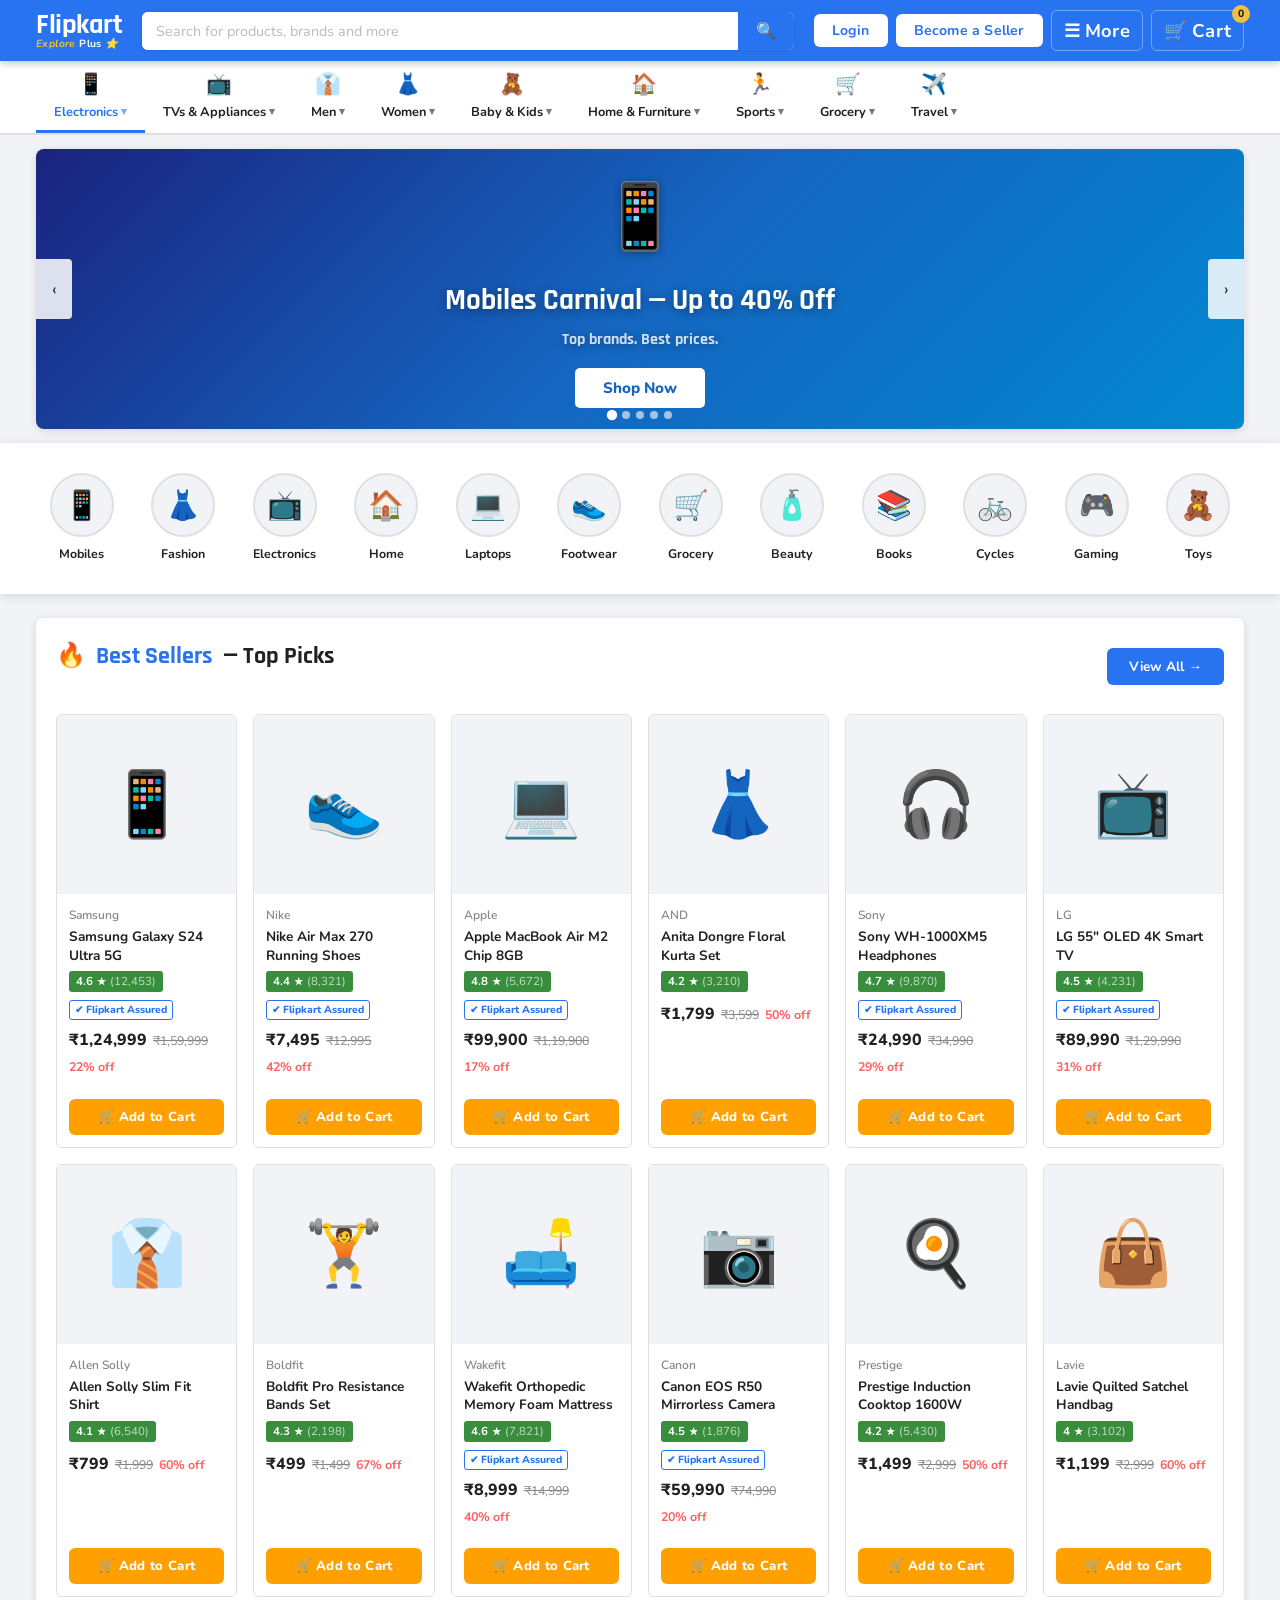
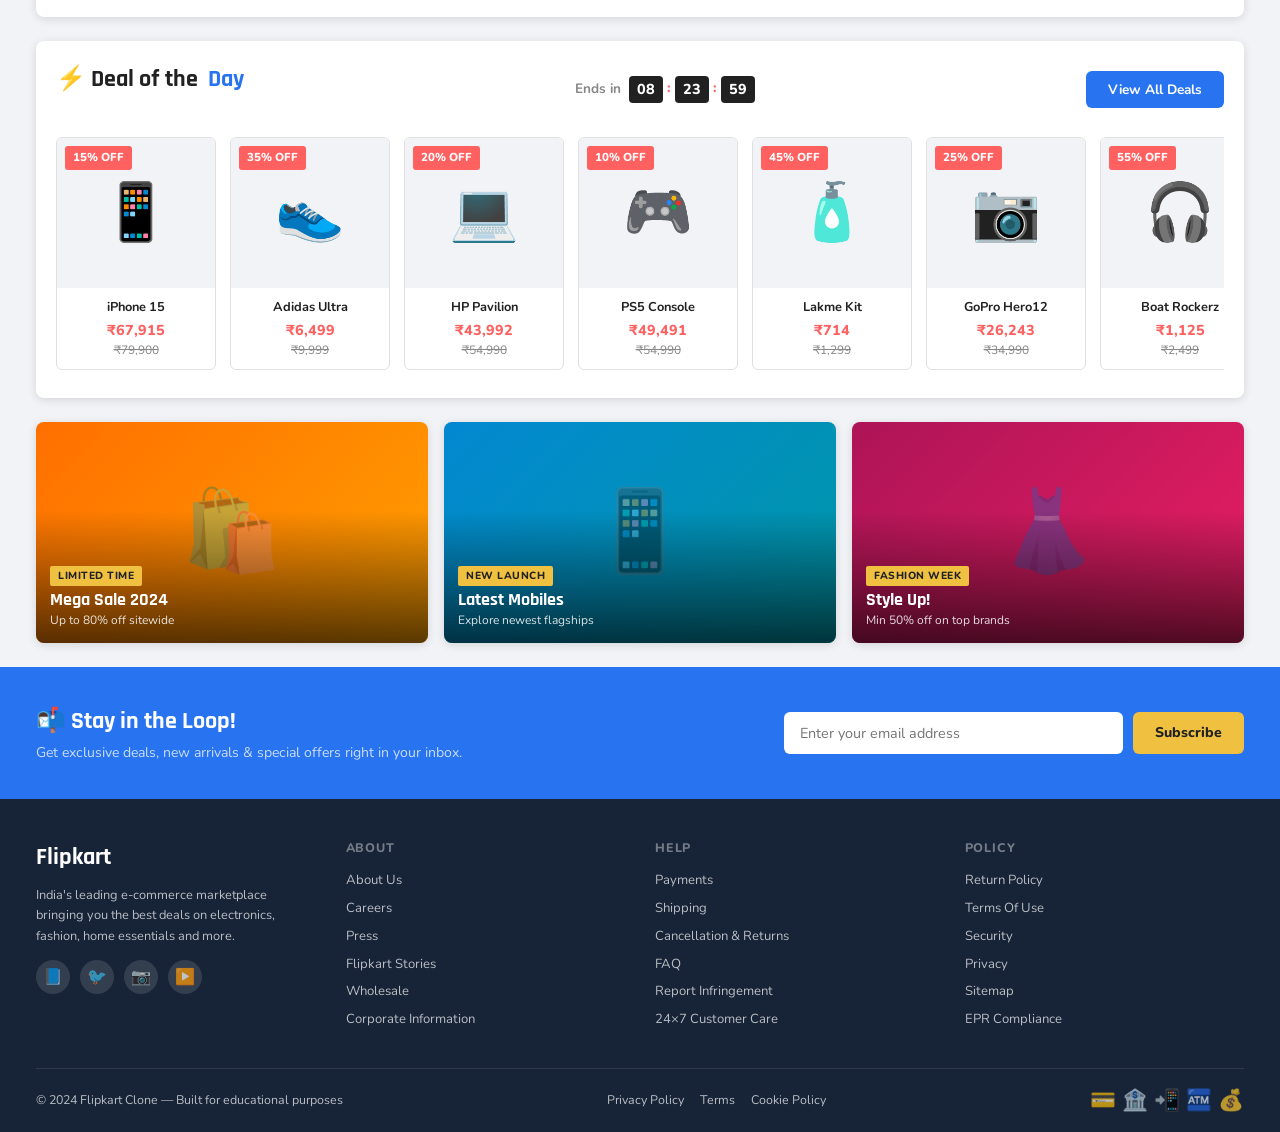
<file: index.html>
<!DOCTYPE html>
<html lang="en">
<head>
  <meta charset="UTF-8" />
  <meta name="viewport" content="width=device-width, initial-scale=1.0"/>
  <title>Flipkart — India's Fashion & Electronics Store</title>

  <!-- CSS -->
  <link rel="stylesheet" href="css/common.css" />
  <link rel="stylesheet" href="css/header.css" />
  <link rel="stylesheet" href="css/navbar.css" />
  <link rel="stylesheet" href="css/banner.css" />
  <link rel="stylesheet" href="css/categories.css" />
  <link rel="stylesheet" href="css/products.css" />
  <link rel="stylesheet" href="css/deals.css" />
  <link rel="stylesheet" href="css/ads.css" />
  <link rel="stylesheet" href="css/footer.css" />

  <!-- Google Fonts -->
  <link rel="preconnect" href="https://fonts.googleapis.com"/>
  <link href="https://fonts.googleapis.com/css2?family=Nunito:wght@400;600;700;800&family=Rajdhani:wght@600;700&display=swap" rel="stylesheet"/>
</head>
<body>

  <!-- Dynamic Components -->
  <div id="header-placeholder"></div>
  <div id="navbar-placeholder"></div>
  <div id="banner-placeholder"></div>
  <div id="categories-placeholder"></div>
  <div id="products-placeholder"></div>
  <div id="deals-placeholder"></div>
  <div id="ads-placeholder"></div>
  <div id="newsletter-placeholder"></div>
  <div id="footer-placeholder"></div>

  <!-- Toast notification -->
  <div id="toast" class="toast" aria-live="polite"></div>

  <script src="js/loadComponents.js"></script>
</body>
</html>
</file>
<file: css/common.css>
/* ===== common.css ===== */
*, *::before, *::after { box-sizing: border-box; margin: 0; padding: 0; }

:root {
  --fk-blue:      #2874f0;
  --fk-blue-dark: #1a5dc8;
  --fk-yellow:    #f0c040;
  --fk-orange:    #ff6161;
  --fk-green:     #388e3c;
  --fk-bg:        #f1f3f6;
  --fk-white:     #ffffff;
  --fk-card:      #ffffff;
  --fk-border:    #e0e0e0;
  --fk-text:      #212121;
  --fk-muted:     #878787;
  --fk-radius:    6px;
  --fk-shadow:    0 2px 10px rgba(0,0,0,.12);
  --fk-shadow-lg: 0 6px 20px rgba(0,0,0,.16);
  --transition:   0.22s ease;
}

html { scroll-behavior: smooth; }

body {
  font-family: 'Nunito', sans-serif;
  background: var(--fk-bg);
  color: var(--fk-text);
  min-height: 100vh;
  line-height: 1.5;
}

a { text-decoration: none; color: inherit; }
img { max-width: 100%; display: block; }
button { cursor: pointer; font-family: inherit; }
ul { list-style: none; }

.container {
  max-width: 1240px;
  margin: 0 auto;
  padding: 0 16px;
}

/* Section titles */
.section-title {
  font-family: 'Rajdhani', sans-serif;
  font-size: 1.5rem;
  font-weight: 700;
  color: var(--fk-text);
  display: flex;
  align-items: center;
  gap: 10px;
  margin-bottom: 20px;
}
.section-title span { color: var(--fk-blue); }

/* Toast */
.toast {
  position: fixed;
  bottom: 28px;
  left: 50%;
  transform: translateX(-50%) translateY(80px);
  background: #323232;
  color: #fff;
  padding: 12px 28px;
  border-radius: 4px;
  font-size: .9rem;
  font-weight: 600;
  z-index: 9999;
  opacity: 0;
  transition: all 0.35s ease;
  white-space: nowrap;
  pointer-events: none;
}
.toast.show {
  opacity: 1;
  transform: translateX(-50%) translateY(0);
}

/* Scrollbar */
::-webkit-scrollbar { width: 6px; }
::-webkit-scrollbar-track { background: #f1f1f1; }
::-webkit-scrollbar-thumb { background: var(--fk-blue); border-radius: 3px; }
</file>
<file: css/header.css>
/* ===== header.css ===== */
.site-header {
  background: var(--fk-blue);
  position: sticky;
  top: 0;
  z-index: 1000;
  box-shadow: 0 2px 8px rgba(0,0,0,.25);
}

.header-inner {
  display: flex;
  align-items: center;
  gap: 20px;
  padding: 10px 16px;
  max-width: 1240px;
  margin: 0 auto;
  flex-wrap: wrap;
}

/* Logo */
.logo-wrap { flex-shrink: 0; }
.logo-wrap a {
  display: flex;
  flex-direction: column;
  align-items: flex-start;
  line-height: 1;
}
.logo-text {
  font-family: 'Rajdhani', sans-serif;
  font-size: 1.75rem;
  font-weight: 700;
  color: var(--fk-white);
  letter-spacing: -0.5px;
}
.logo-sub {
  font-size: 0.65rem;
  color: var(--fk-yellow);
  font-style: italic;
  font-weight: 700;
  letter-spacing: 0.4px;
}
.logo-sub em { color: #fff; font-style: normal; }

/* Search */
.search-wrap {
  flex: 1;
  min-width: 200px;
}
.search-box {
  display: flex;
  background: #fff;
  border-radius: var(--fk-radius);
  overflow: hidden;
  height: 38px;
  box-shadow: 0 1px 4px rgba(0,0,0,.1);
}
.search-box input {
  flex: 1;
  border: none;
  outline: none;
  padding: 0 14px;
  font-size: 0.9rem;
  font-family: inherit;
  color: var(--fk-text);
}
.search-box input::placeholder { color: #bbb; }
.search-btn {
  background: var(--fk-blue);
  border: none;
  padding: 0 18px;
  color: #fff;
  font-size: 1rem;
  display: flex;
  align-items: center;
  transition: background var(--transition);
}
.search-btn:hover { background: var(--fk-blue-dark); }

/* Nav actions */
.header-actions {
  display: flex;
  align-items: center;
  gap: 8px;
  flex-shrink: 0;
}
.header-btn {
  background: #fff;
  color: var(--fk-blue);
  border: none;
  border-radius: var(--fk-radius);
  padding: 7px 18px;
  font-weight: 700;
  font-size: 0.88rem;
  transition: all var(--transition);
  letter-spacing: 0.2px;
}
.header-btn:hover {
  background: var(--fk-blue-dark);
  color: #fff;
  box-shadow: 0 2px 8px rgba(0,0,0,.2);
}
.header-btn.icon-btn {
  background: transparent;
  color: #fff;
  font-size: 1.15rem;
  padding: 7px 12px;
  border: 1.5px solid rgba(255,255,255,.35);
}
.header-btn.icon-btn:hover {
  background: rgba(255,255,255,.15);
  border-color: #fff;
}

/* Cart badge */
.cart-wrap { position: relative; display: inline-block; }
.cart-badge {
  position: absolute;
  top: -5px; right: -6px;
  background: var(--fk-yellow);
  color: var(--fk-text);
  font-size: 0.65rem;
  font-weight: 800;
  width: 18px; height: 18px;
  border-radius: 50%;
  display: flex; align-items: center; justify-content: center;
}

@media (max-width: 640px) {
  .header-inner { gap: 10px; }
  .logo-text { font-size: 1.4rem; }
  .header-btn span { display: none; }
}
</file>
<file: css/navbar.css>
/* ===== navbar.css ===== */
.site-navbar {
  background: var(--fk-white);
  border-bottom: 2px solid var(--fk-border);
  box-shadow: 0 1px 4px rgba(0,0,0,.06);
}

.navbar-inner {
  max-width: 1240px;
  margin: 0 auto;
  padding: 0 16px;
  display: flex;
  align-items: center;
  overflow-x: auto;
  scrollbar-width: none;
  gap: 0;
}
.navbar-inner::-webkit-scrollbar { display: none; }

.nav-item {
  display: flex;
  flex-direction: column;
  align-items: center;
  padding: 8px 18px;
  font-size: 0.8rem;
  font-weight: 700;
  color: var(--fk-text);
  white-space: nowrap;
  cursor: pointer;
  position: relative;
  transition: color var(--transition);
  gap: 3px;
  border-bottom: 3px solid transparent;
  flex-shrink: 0;
}
.nav-item .nav-icon { font-size: 1.3rem; }
.nav-item:hover {
  color: var(--fk-blue);
  border-bottom-color: var(--fk-blue);
}
.nav-item.active {
  color: var(--fk-blue);
  border-bottom-color: var(--fk-blue);
}

/* Dropdown indicator */
.nav-item .nav-label {
  display: flex;
  align-items: center;
  gap: 3px;
}
.nav-item .nav-label::after {
  content: '▾';
  font-size: 0.7rem;
  opacity: 0.6;
}
</file>
<file: css/banner.css>
/* ===== banner.css ===== */
.banner-section {
  background: var(--fk-bg);
  padding: 14px 0 0;
}

.banner-inner {
  max-width: 1240px;
  margin: 0 auto;
  padding: 0 16px;
}

.banner-slider {
  position: relative;
  border-radius: 8px;
  overflow: hidden;
  box-shadow: var(--fk-shadow);
  background: #dde3f0;
  height: 280px;
}

.slide {
  position: absolute;
  inset: 0;
  opacity: 0;
  transition: opacity 0.7s ease;
}
.slide.active { opacity: 1; z-index: 1; }

.slide-img {
  width: 100%;
  height: 100%;
  object-fit: cover;
}

/* SVG placeholder slides */
.slide-placeholder {
  width: 100%;
  height: 100%;
  display: flex;
  align-items: center;
  justify-content: center;
  font-family: 'Rajdhani', sans-serif;
  font-size: 2rem;
  font-weight: 700;
  color: #fff;
  text-shadow: 0 2px 8px rgba(0,0,0,.3);
}

/* Navigation arrows */
.slider-btn {
  position: absolute;
  top: 50%;
  transform: translateY(-50%);
  z-index: 10;
  background: rgba(255,255,255,.85);
  border: none;
  width: 36px; height: 60px;
  font-size: 1.1rem;
  color: var(--fk-text);
  cursor: pointer;
  transition: background var(--transition);
  display: flex; align-items: center; justify-content: center;
}
.slider-btn:hover { background: #fff; }
.slider-btn.prev { left: 0; border-radius: 0 4px 4px 0; }
.slider-btn.next { right: 0; border-radius: 4px 0 0 4px; }

/* Dots */
.slider-dots {
  position: absolute;
  bottom: 10px;
  left: 50%;
  transform: translateX(-50%);
  display: flex;
  gap: 6px;
  z-index: 10;
}
.dot {
  width: 8px; height: 8px;
  border-radius: 50%;
  background: rgba(255,255,255,.6);
  cursor: pointer;
  transition: all var(--transition);
  border: none;
}
.dot.active { background: #fff; transform: scale(1.3); }

@media (max-width: 768px) {
  .banner-slider { height: 180px; }
  .slide-placeholder { font-size: 1.3rem; }
}
</file>
<file: css/categories.css>
/* ===== categories.css ===== */
.categories-section {
  background: var(--fk-white);
  padding: 20px 0;
  margin-top: 14px;
  box-shadow: var(--fk-shadow);
}

.categories-inner {
  max-width: 1240px;
  margin: 0 auto;
  padding: 0 16px;
}

.categories-grid {
  display: flex;
  justify-content: space-around;
  flex-wrap: wrap;
  gap: 10px;
}

.cat-item {
  display: flex;
  flex-direction: column;
  align-items: center;
  gap: 8px;
  cursor: pointer;
  padding: 10px 12px;
  border-radius: var(--fk-radius);
  transition: transform var(--transition), box-shadow var(--transition);
  min-width: 70px;
}
.cat-item:hover {
  transform: translateY(-4px);
  box-shadow: var(--fk-shadow);
  background: var(--fk-bg);
}

.cat-icon-wrap {
  width: 64px; height: 64px;
  border-radius: 50%;
  overflow: hidden;
  background: var(--fk-bg);
  display: flex;
  align-items: center;
  justify-content: center;
  font-size: 1.8rem;
  border: 2px solid var(--fk-border);
  transition: border-color var(--transition);
}
.cat-item:hover .cat-icon-wrap { border-color: var(--fk-blue); }

.cat-icon-wrap img {
  width: 100%;
  height: 100%;
  object-fit: cover;
}

.cat-label {
  font-size: 0.78rem;
  font-weight: 700;
  color: var(--fk-text);
  text-align: center;
  white-space: nowrap;
}

@media (max-width: 480px) {
  .cat-icon-wrap { width: 50px; height: 50px; font-size: 1.4rem; }
  .cat-label { font-size: 0.7rem; }
}
</file>
<file: css/products.css>
/* ===== products.css ===== */
.products-section {
  padding: 24px 0;
}

.products-inner {
  max-width: 1240px;
  margin: 0 auto;
  padding: 0 16px;
}

.products-shelf {
  background: var(--fk-white);
  border-radius: 8px;
  box-shadow: var(--fk-shadow);
  padding: 20px;
}

.shelf-header {
  display: flex;
  align-items: center;
  justify-content: space-between;
  margin-bottom: 20px;
  flex-wrap: wrap;
  gap: 10px;
}

.view-all-btn {
  background: var(--fk-blue);
  color: #fff;
  border: none;
  padding: 9px 22px;
  border-radius: var(--fk-radius);
  font-weight: 700;
  font-size: 0.85rem;
  transition: background var(--transition), transform var(--transition);
}
.view-all-btn:hover {
  background: var(--fk-blue-dark);
  transform: translateY(-1px);
}

.products-grid {
  display: grid;
  grid-template-columns: repeat(auto-fill, minmax(180px, 1fr));
  gap: 16px;
}

/* Product Card */
.product-card {
  border: 1px solid var(--fk-border);
  border-radius: var(--fk-radius);
  overflow: hidden;
  background: var(--fk-white);
  cursor: pointer;
  transition: transform var(--transition), box-shadow var(--transition);
  display: flex;
  flex-direction: column;
  position: relative;
}
.product-card:hover {
  transform: translateY(-5px);
  box-shadow: var(--fk-shadow-lg);
  border-color: transparent;
}

.product-img-wrap {
  aspect-ratio: 1;
  overflow: hidden;
  background: var(--fk-bg);
  display: flex;
  align-items: center;
  justify-content: center;
}
.product-img-wrap img {
  width: 100%;
  height: 100%;
  object-fit: cover;
  transition: transform 0.4s ease;
}
.product-card:hover .product-img-wrap img { transform: scale(1.07); }

/* Emoji fallback */
.product-emoji {
  font-size: 4rem;
  display: flex;
  align-items: center;
  justify-content: center;
  width: 100%;
  height: 100%;
  min-height: 160px;
  background: var(--fk-bg);
}

.product-info {
  padding: 12px;
  flex: 1;
  display: flex;
  flex-direction: column;
  gap: 4px;
}
.product-name {
  font-size: 0.85rem;
  font-weight: 700;
  color: var(--fk-text);
  line-height: 1.35;
  display: -webkit-box;
  -webkit-line-clamp: 2;
  -webkit-box-orient: vertical;
  overflow: hidden;
}
.product-brand {
  font-size: 0.75rem;
  color: var(--fk-muted);
  font-weight: 600;
}

.product-rating {
  display: inline-flex;
  align-items: center;
  gap: 4px;
  background: var(--fk-green);
  color: #fff;
  font-size: 0.72rem;
  font-weight: 700;
  padding: 2px 7px;
  border-radius: 3px;
  width: fit-content;
  margin: 2px 0;
}
.product-rating .star { font-size: 0.65rem; }

.product-pricing {
  display: flex;
  align-items: baseline;
  gap: 6px;
  flex-wrap: wrap;
  margin-top: 4px;
}
.product-price {
  font-size: 1rem;
  font-weight: 800;
  color: var(--fk-text);
}
.product-mrp {
  font-size: 0.78rem;
  color: var(--fk-muted);
  text-decoration: line-through;
}
.product-discount {
  font-size: 0.78rem;
  color: var(--fk-orange);
  font-weight: 700;
}

/* Add to cart */
.add-to-cart {
  margin: 10px 12px 12px;
  background: #ff9f00;
  color: #fff;
  border: none;
  padding: 9px;
  border-radius: var(--fk-radius);
  font-size: 0.82rem;
  font-weight: 800;
  letter-spacing: 0.3px;
  width: calc(100% - 24px);
  transition: background var(--transition), transform var(--transition);
  display: flex;
  align-items: center;
  justify-content: center;
  gap: 6px;
}
.add-to-cart:hover {
  background: #e68f00;
  transform: translateY(-1px);
}
.add-to-cart:active { transform: scale(0.97); }

/* Wishlist badge */
.wishlist-btn {
  position: absolute;
  top: 8px; right: 8px;
  background: rgba(255,255,255,.88);
  border: none;
  border-radius: 50%;
  width: 32px; height: 32px;
  font-size: 0.95rem;
  display: flex; align-items: center; justify-content: center;
  opacity: 0;
  transition: opacity var(--transition), color var(--transition);
  cursor: pointer;
}
.product-card:hover .wishlist-btn { opacity: 1; }
.wishlist-btn:hover { color: var(--fk-orange); }

/* Assured badge */
.assured-badge {
  display: inline-flex;
  align-items: center;
  gap: 3px;
  font-size: 0.65rem;
  font-weight: 800;
  color: var(--fk-blue);
  border: 1.5px solid var(--fk-blue);
  padding: 1px 5px;
  border-radius: 3px;
  margin-top: 2px;
  width: fit-content;
}

@media (max-width: 640px) {
  .products-grid { grid-template-columns: repeat(2, 1fr); gap: 10px; }
  .add-to-cart { font-size: 0.75rem; padding: 7px; }
}
</file>
<file: css/deals.css>
/* ===== deals.css ===== */
.deals-section {
  padding: 0 0 24px;
}

.deals-inner {
  max-width: 1240px;
  margin: 0 auto;
  padding: 0 16px;
}

.deals-shelf {
  background: var(--fk-white);
  border-radius: 8px;
  box-shadow: var(--fk-shadow);
  padding: 20px;
}

.deals-header {
  display: flex;
  align-items: center;
  justify-content: space-between;
  margin-bottom: 20px;
  flex-wrap: wrap;
  gap: 10px;
}

/* Countdown timer */
.deal-timer {
  display: flex;
  align-items: center;
  gap: 8px;
  font-size: 0.85rem;
  font-weight: 700;
}
.timer-label { color: var(--fk-muted); }
.timer-display {
  display: flex;
  gap: 4px;
}
.timer-block {
  background: var(--fk-text);
  color: #fff;
  padding: 3px 8px;
  border-radius: 4px;
  font-size: 0.9rem;
  font-weight: 800;
  font-variant-numeric: tabular-nums;
  min-width: 30px;
  text-align: center;
}
.timer-sep { color: var(--fk-orange); font-weight: 800; line-height: 1.8; }

/* Deal cards horizontal scroll */
.deals-scroll {
  display: flex;
  gap: 14px;
  overflow-x: auto;
  padding-bottom: 8px;
  scrollbar-width: thin;
  scrollbar-color: var(--fk-blue) #eee;
}

.deal-card {
  flex-shrink: 0;
  width: 160px;
  border: 1px solid var(--fk-border);
  border-radius: var(--fk-radius);
  overflow: hidden;
  cursor: pointer;
  transition: transform var(--transition), box-shadow var(--transition);
  background: var(--fk-white);
}
.deal-card:hover {
  transform: translateY(-4px);
  box-shadow: var(--fk-shadow-lg);
  border-color: transparent;
}

.deal-img-wrap {
  height: 150px;
  background: var(--fk-bg);
  display: flex;
  align-items: center;
  justify-content: center;
  overflow: hidden;
  position: relative;
}
.deal-img-wrap img {
  width: 100%;
  height: 100%;
  object-fit: cover;
  transition: transform 0.4s ease;
}
.deal-card:hover .deal-img-wrap img { transform: scale(1.08); }

.deal-emoji {
  font-size: 3.5rem;
}

.deal-off-badge {
  position: absolute;
  top: 8px; left: 8px;
  background: var(--fk-orange);
  color: #fff;
  font-size: 0.72rem;
  font-weight: 800;
  padding: 3px 8px;
  border-radius: 3px;
}

.deal-info {
  padding: 10px;
  text-align: center;
}
.deal-name {
  font-size: 0.8rem;
  font-weight: 700;
  color: var(--fk-text);
  white-space: nowrap;
  overflow: hidden;
  text-overflow: ellipsis;
}
.deal-discount { color: var(--fk-orange); font-weight: 800; font-size: 0.9rem; margin-top: 2px; }
.deal-price { color: var(--fk-muted); font-size: 0.75rem; text-decoration: line-through; }
</file>
<file: css/ads.css>
/* ===== ads.css ===== */
.ads-section {
  padding: 0 0 24px;
}

.ads-inner {
  max-width: 1240px;
  margin: 0 auto;
  padding: 0 16px;
}

.ads-grid {
  display: grid;
  grid-template-columns: repeat(3, 1fr);
  gap: 16px;
}

.ad-card {
  border-radius: 8px;
  overflow: hidden;
  position: relative;
  cursor: pointer;
  box-shadow: var(--fk-shadow);
  transition: transform var(--transition), box-shadow var(--transition);
  aspect-ratio: 16/9;
  display: flex;
  align-items: flex-end;
}
.ad-card:hover {
  transform: translateY(-4px);
  box-shadow: var(--fk-shadow-lg);
}

.ad-bg {
  position: absolute;
  inset: 0;
  display: flex;
  align-items: center;
  justify-content: center;
  font-size: 3rem;
}
.ad-bg img {
  width: 100%;
  height: 100%;
  object-fit: cover;
}

.ad-overlay {
  position: absolute;
  inset: 0;
  background: linear-gradient(to top, rgba(0,0,0,.65) 0%, transparent 60%);
}

.ad-content {
  position: relative;
  z-index: 1;
  padding: 14px;
  color: #fff;
}
.ad-tag {
  font-size: 0.65rem;
  font-weight: 800;
  background: var(--fk-yellow);
  color: var(--fk-text);
  padding: 2px 8px;
  border-radius: 2px;
  display: inline-block;
  margin-bottom: 4px;
  letter-spacing: 0.5px;
  text-transform: uppercase;
}
.ad-title {
  font-family: 'Rajdhani', sans-serif;
  font-size: 1.1rem;
  font-weight: 700;
  line-height: 1.2;
}
.ad-sub { font-size: 0.75rem; opacity: .85; }

@media (max-width: 768px) {
  .ads-grid { grid-template-columns: repeat(2, 1fr); }
  .ads-grid .ad-card:last-child { display: none; }
}
@media (max-width: 480px) {
  .ads-grid { grid-template-columns: 1fr; }
  .ads-grid .ad-card:last-child { display: flex; }
}
</file>
<file: css/footer.css>
/* ===== footer.css ===== */
.newsletter-section {
  background: var(--fk-blue);
  padding: 36px 0;
}

.newsletter-inner {
  max-width: 1240px;
  margin: 0 auto;
  padding: 0 16px;
  display: flex;
  align-items: center;
  justify-content: space-between;
  flex-wrap: wrap;
  gap: 20px;
}

.newsletter-text h3 {
  font-family: 'Rajdhani', sans-serif;
  font-size: 1.5rem;
  color: #fff;
  font-weight: 700;
}
.newsletter-text p { color: rgba(255,255,255,.75); font-size: 0.88rem; margin-top: 3px; }

.newsletter-form {
  display: flex;
  gap: 10px;
  flex: 1;
  max-width: 460px;
}
.newsletter-form input {
  flex: 1;
  padding: 11px 16px;
  border: none;
  border-radius: var(--fk-radius);
  font-size: 0.9rem;
  font-family: inherit;
  outline: none;
}
.newsletter-form button {
  background: var(--fk-yellow);
  color: var(--fk-text);
  border: none;
  padding: 11px 22px;
  border-radius: var(--fk-radius);
  font-weight: 800;
  font-size: 0.88rem;
  transition: background var(--transition), transform var(--transition);
}
.newsletter-form button:hover {
  background: #e6b030;
  transform: translateY(-1px);
}

/* Main footer */
.site-footer {
  background: #172337;
  color: rgba(255,255,255,.7);
  padding: 40px 0 0;
}

.footer-inner {
  max-width: 1240px;
  margin: 0 auto;
  padding: 0 16px;
}

.footer-grid {
  display: grid;
  grid-template-columns: repeat(4, 1fr);
  gap: 30px;
  padding-bottom: 30px;
  border-bottom: 1px solid rgba(255,255,255,.1);
}

.footer-col h4 {
  font-size: 0.78rem;
  font-weight: 800;
  text-transform: uppercase;
  letter-spacing: 0.8px;
  color: rgba(255,255,255,.4);
  margin-bottom: 14px;
}

.footer-col a, .footer-col li {
  font-size: 0.82rem;
  display: block;
  margin-bottom: 8px;
  transition: color var(--transition);
  cursor: pointer;
}
.footer-col a:hover { color: #fff; }

.footer-logo {
  font-family: 'Rajdhani', sans-serif;
  font-size: 1.5rem;
  font-weight: 700;
  color: #fff;
  margin-bottom: 10px;
}
.footer-desc { font-size: 0.8rem; line-height: 1.6; margin-bottom: 14px; }

.social-links { display: flex; gap: 10px; margin-top: 4px; }
.social-link {
  width: 34px; height: 34px;
  border-radius: 50%;
  background: rgba(255,255,255,.12);
  display: flex; align-items: center; justify-content: center;
  font-size: 1rem;
  cursor: pointer;
  transition: background var(--transition);
}
.social-link:hover { background: var(--fk-blue); }

/* Bottom bar */
.footer-bottom {
  padding: 16px 0;
  display: flex;
  align-items: center;
  justify-content: space-between;
  flex-wrap: wrap;
  gap: 10px;
  font-size: 0.78rem;
}
.footer-bottom-links {
  display: flex;
  gap: 16px;
}
.footer-bottom-links a { cursor: pointer; transition: color var(--transition); }
.footer-bottom-links a:hover { color: #fff; }

.payment-icons { display: flex; gap: 6px; font-size: 1.3rem; }

@media (max-width: 768px) {
  .footer-grid { grid-template-columns: repeat(2, 1fr); }
  .newsletter-inner { flex-direction: column; align-items: flex-start; }
  .newsletter-form { max-width: 100%; width: 100%; }
}
@media (max-width: 480px) {
  .footer-grid { grid-template-columns: 1fr; gap: 20px; }
  .footer-bottom { flex-direction: column; align-items: flex-start; }
}
</file>
